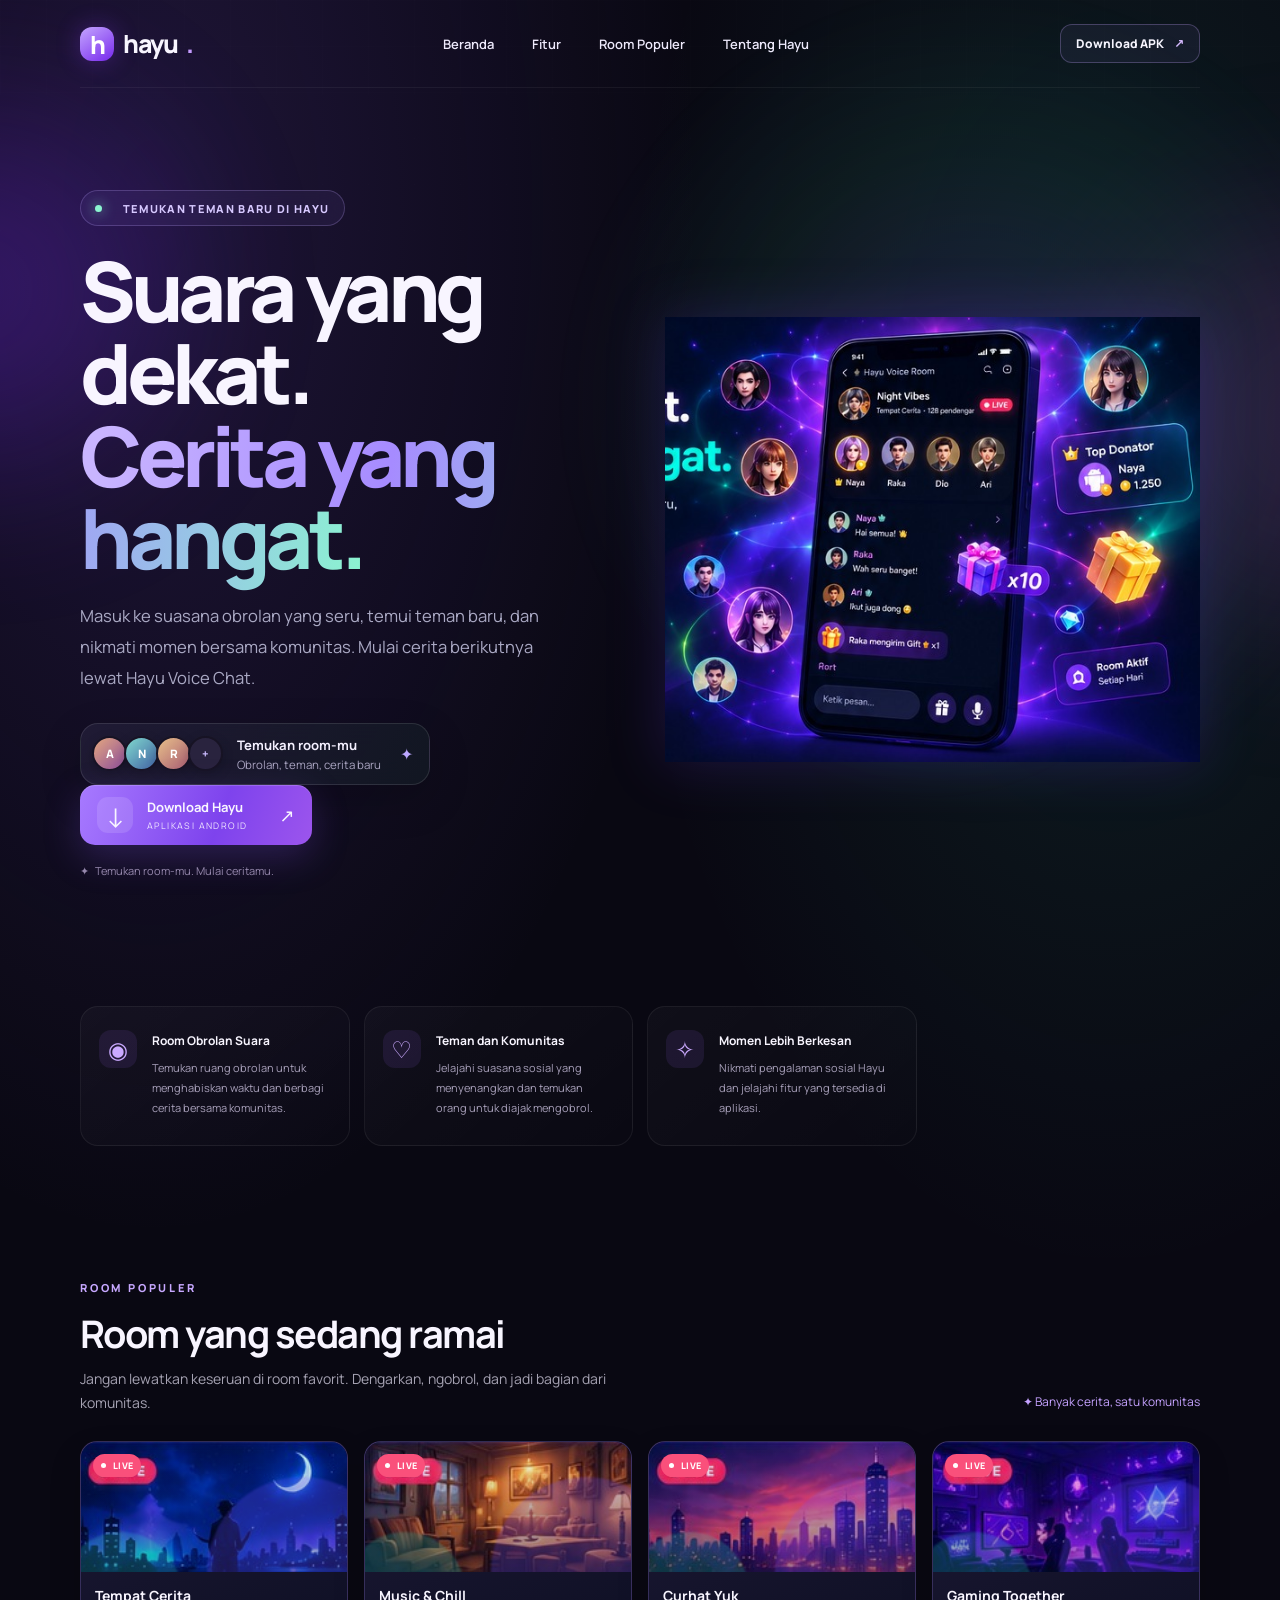
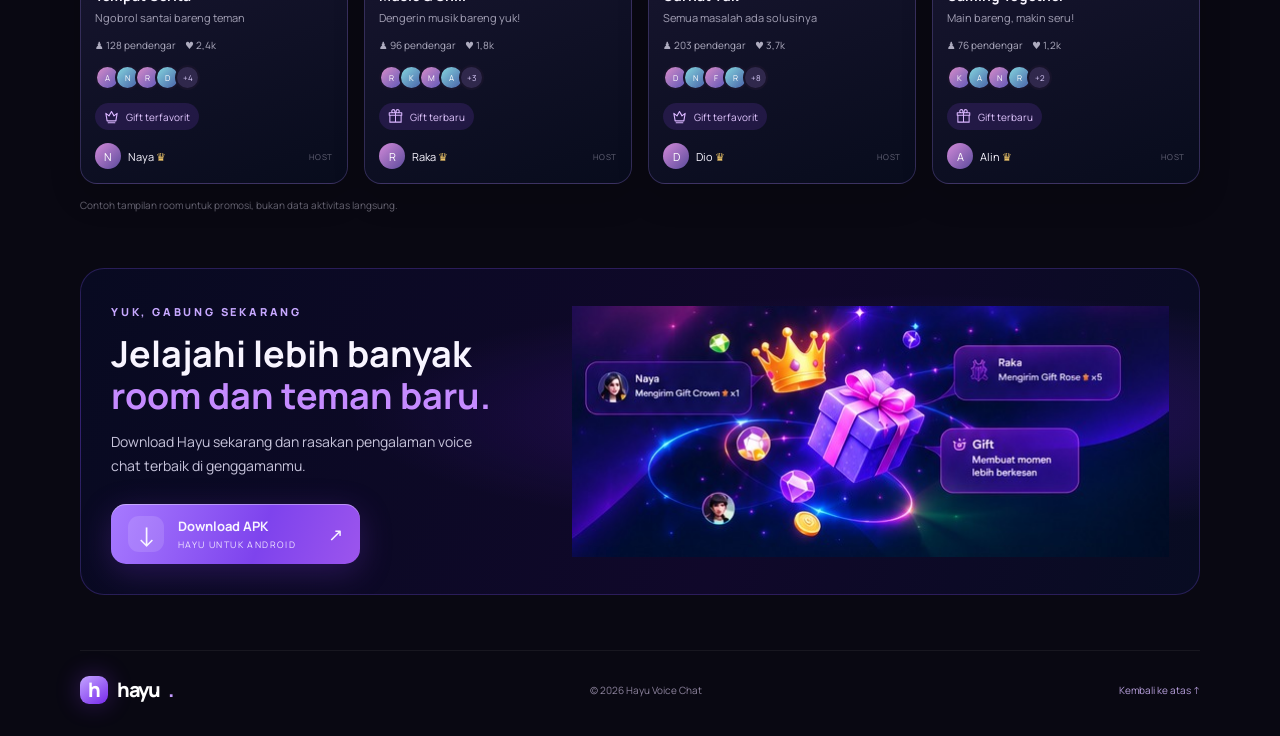
<file: index.html>
<!doctype html>
<html lang="id">
<head>
  <meta charset="UTF-8">
  <meta name="viewport" content="width=device-width, initial-scale=1">
  <meta name="theme-color" content="#090711">
  <meta name="google-site-verification" content="FKEDZapNsbwOP9ccIfQzW3Xj3YoIna1rgvj4KWH4qyA">
  <title>Hayu Voice Chat - Aplikasi Obrolan Room Android</title>
  <meta name="description" content="Kenali Hayu Voice Chat, aplikasi obrolan room dan ruang obrolan suara. Temukan informasi Hayu group voice chat, aplikasi Android, dan download Hayu.">
  <meta name="robots" content="index, follow">
  <link rel="canonical" href="https://hayu-app.github.io/web-hayu/">
  <meta property="og:type" content="website">
  <meta property="og:site_name" content="Hayu Voice Chat">
  <meta property="og:title" content="Hayu Voice Chat - Aplikasi Obrolan Room Android">
  <meta property="og:description" content="Kenali Hayu, aplikasi obrolan room dan ruang obrolan suara untuk Android.">
  <meta property="og:url" content="https://hayu-app.github.io/web-hayu/">
  <meta name="twitter:card" content="summary">
  <meta name="twitter:title" content="Hayu Voice Chat - Aplikasi Obrolan Room Android">
  <meta name="twitter:description" content="Informasi Hayu voice chat, obrolan room, dan aplikasi Android.">
  <link rel="preconnect" href="https://fonts.googleapis.com">
  <link rel="preconnect" href="https://fonts.gstatic.com" crossorigin>
  <link href="https://fonts.googleapis.com/css2?family=Manrope:wght@400;500;600;700;800&display=swap" rel="stylesheet">
  <link rel="stylesheet" href="style.css?v=4">
  <script src="script.js?v=4" defer></script>
</head>
<body>
  <div class="ambient ambient-a"></div><div class="ambient ambient-b"></div>
  <header class="nav wrap">
    <a class="brand" href="#top" aria-label="Hayu home"><span class="brand-icon">h</span> hayu<span class="dot">.</span></a>
    <nav class="nav-links" aria-label="Navigasi utama">
      <a href="#top">Beranda</a>
      <a href="#fitur">Fitur</a>
      <a href="#rooms">Room Populer</a>
      <a href="#download">Tentang Hayu</a>
    </nav>
    <a class="nav-download" href="https://github.com/hayu-app/web-hayu/releases" data-download>Download APK <span aria-hidden="true">↗</span></a>
  </header>
  <main id="top">
    <section class="hero wrap">
      <div class="hero-copy">
        <div class="eyebrow reveal"><span></span> TEMUKAN TEMAN BARU DI HAYU</div>
        <h1 class="reveal delay-1">Suara yang dekat.<br><em>Cerita yang hangat.</em></h1>
        <p class="description reveal delay-2">Masuk ke suasana obrolan yang seru, temui teman baru, dan nikmati momen bersama komunitas. Mulai cerita berikutnya lewat Hayu Voice Chat.</p>
        <!-- HAYU_HERO_SOCIAL_REDESIGN_V1 -->
        <div class="hero-community reveal delay-2" aria-label="Suasana komunitas Hayu">
          <div class="community-avatars" aria-hidden="true">
            <span class="community-avatar ca-one">A</span>
            <span class="community-avatar ca-two">N</span>
            <span class="community-avatar ca-three">R</span>
            <span class="community-avatar ca-four">+</span>
          </div>
          <div class="community-copy"><strong>Temukan room-mu</strong><span>Obrolan, teman, cerita baru</span></div>
          <span class="community-spark" aria-hidden="true">✦</span>
        </div>
        <a class="download-btn reveal delay-3" href="https://github.com/hayu-app/web-hayu/releases" data-download>
          <span class="download-symbol" aria-hidden="true">↓</span>
          <span class="button-copy"><strong>Download Hayu</strong><small>APLIKASI ANDROID</small></span>
          <span class="button-arrow" aria-hidden="true">↗</span>
        </a>
        <p class="microcopy reveal delay-3">✦ &nbsp; Temukan room-mu. Mulai ceritamu.</p>
      </div>
      <div class="visual hero-artwork reveal delay-2">
        <img src="assets/hayu-hero-visual.jpg"
             alt="Ilustrasi Hayu Voice Chat dengan room aktif, avatar, dan gift virtual"
             fetchpriority="high">
      </div>
    </section>
    <section class="features wrap" id="fitur" aria-label="Fitur Hayu">
      <article class="feature reveal"><span class="feature-icon" aria-hidden="true">◉</span><div><h2>Room Obrolan Suara</h2><p>Temukan ruang obrolan untuk menghabiskan waktu dan berbagi cerita bersama komunitas.</p></div></article>
      <article class="feature reveal delay-1"><span class="feature-icon" aria-hidden="true">♡</span><div><h2>Teman dan Komunitas</h2><p>Jelajahi suasana sosial yang menyenangkan dan temukan orang untuk diajak mengobrol.</p></div></article>
      <article class="feature reveal delay-2"><span class="feature-icon" aria-hidden="true">✧</span><div><h2>Momen Lebih Berkesan</h2><p>Nikmati pengalaman sosial Hayu dan jelajahi fitur yang tersedia di aplikasi.</p></div></article>
    </section>
    <!-- HAYU_POPULAR_ROOMS_V1 -->
    <section id="rooms" class="popular-rooms wrap" aria-labelledby="popular-title">
      <div class="popular-heading">
        <div>
          <span class="panel-kicker">ROOM POPULER</span>
          <h2 id="popular-title">Room yang sedang ramai</h2>
          <p>Jangan lewatkan keseruan di room favorit. Dengarkan, ngobrol, dan jadi bagian dari komunitas.</p>
        </div>
        <span class="room-heading-note">✦ Banyak cerita, satu komunitas</span>
      </div>

      <div class="popular-room-grid">
        <article class="popular-room-card">
          <div class="popular-cover cover-night"><span class="live-label"><i></i> LIVE</span><span class="cover-art" aria-hidden="true"></span></div>
          <div class="popular-card-body">
            <h3>Tempat Cerita</h3><p>Ngobrol santai bareng teman</p>
            <div class="popular-stats"><span>♟ 128 pendengar</span><span>♥ 2,4k</span></div>
            <div class="popular-avatars"><i>A</i><i>N</i><i>R</i><i>D</i><i>+4</i></div>
            <div class="popular-gift"><svg class="gift-label-icon" viewBox="0 0 24 24" aria-hidden="true">
  <path d="m3 7 5 4 4-7 4 7 5-4-2 12H5L3 7Z"
  fill="none" stroke="currentColor" stroke-width="1.8" stroke-linejoin="round"/>
  <path d="M6 22h12" fill="none" stroke="currentColor" stroke-width="1.8"/>
</svg><span>Gift terfavorit</span></div>
            <div class="popular-host"><span class="host-mini">N</span><span>Naya <b>♛</b></span><span class="host-note">HOST</span></div>
          </div>
        </article>

        <article class="popular-room-card">
          <div class="popular-cover cover-chill"><span class="live-label"><i></i> LIVE</span><span class="cover-art" aria-hidden="true"></span></div>
          <div class="popular-card-body">
            <h3>Music &amp; Chill</h3><p>Dengerin musik bareng yuk!</p>
            <div class="popular-stats"><span>♟ 96 pendengar</span><span>♥ 1,8k</span></div>
            <div class="popular-avatars"><i>R</i><i>K</i><i>M</i><i>A</i><i>+3</i></div>
            <div class="popular-gift"><svg class="gift-label-icon" viewBox="0 0 24 24" aria-hidden="true">
  <path d="M3 10h18v11H3zM2 6h20v4H2zM12 6v15M12 6H8.5a2.5 2.5 0 1 1 2.5-2.5V6Zm0 0h3.5A2.5 2.5 0 1 0 13 3.5V6Z"
  fill="none" stroke="currentColor" stroke-width="1.7" stroke-linejoin="round"/>
</svg><span>Gift terbaru</span></div>
            <div class="popular-host"><span class="host-mini">R</span><span>Raka <b>♛</b></span><span class="host-note">HOST</span></div>
          </div>
        </article>

        <article class="popular-room-card">
          <div class="popular-cover cover-city"><span class="live-label"><i></i> LIVE</span><span class="cover-art" aria-hidden="true"></span></div>
          <div class="popular-card-body">
            <h3>Curhat Yuk</h3><p>Semua masalah ada solusinya</p>
            <div class="popular-stats"><span>♟ 203 pendengar</span><span>♥ 3,7k</span></div>
            <div class="popular-avatars"><i>D</i><i>N</i><i>F</i><i>R</i><i>+8</i></div>
            <div class="popular-gift"><svg class="gift-label-icon" viewBox="0 0 24 24" aria-hidden="true">
  <path d="m3 7 5 4 4-7 4 7 5-4-2 12H5L3 7Z"
  fill="none" stroke="currentColor" stroke-width="1.8" stroke-linejoin="round"/>
  <path d="M6 22h12" fill="none" stroke="currentColor" stroke-width="1.8"/>
</svg><span>Gift terfavorit</span></div>
            <div class="popular-host"><span class="host-mini">D</span><span>Dio <b>♛</b></span><span class="host-note">HOST</span></div>
          </div>
        </article>

        <article class="popular-room-card">
          <div class="popular-cover cover-game"><span class="live-label"><i></i> LIVE</span><span class="cover-art" aria-hidden="true"></span></div>
          <div class="popular-card-body">
            <h3>Gaming Together</h3><p>Main bareng, makin seru!</p>
            <div class="popular-stats"><span>♟ 76 pendengar</span><span>♥ 1,2k</span></div>
            <div class="popular-avatars"><i>K</i><i>A</i><i>N</i><i>R</i><i>+2</i></div>
            <div class="popular-gift"><svg class="gift-label-icon" viewBox="0 0 24 24" aria-hidden="true">
  <path d="M3 10h18v11H3zM2 6h20v4H2zM12 6v15M12 6H8.5a2.5 2.5 0 1 1 2.5-2.5V6Zm0 0h3.5A2.5 2.5 0 1 0 13 3.5V6Z"
  fill="none" stroke="currentColor" stroke-width="1.7" stroke-linejoin="round"/>
</svg><span>Gift terbaru</span></div>
            <div class="popular-host"><span class="host-mini">A</span><span>Alin <b>♛</b></span><span class="host-note">HOST</span></div>
          </div>
        </article>
      </div>
      <p class="popular-disclaimer">Contoh tampilan room untuk promosi, bukan data aktivitas langsung.</p>
    </section>

    <section class="download-section wrap reveal" id="download">
      <div class="gift-banner">
        <div class="gift-banner-copy">
          <span class="panel-kicker">YUK, GABUNG SEKARANG</span>
          <h2>Jelajahi lebih banyak <em>room dan teman baru.</em></h2>
          <p>Download Hayu sekarang dan rasakan pengalaman voice chat terbaik di genggamanmu.</p>
          <a class="download-btn gift-banner-button" href="https://github.com/hayu-app/web-hayu/releases" data-download>
            <span class="download-symbol" aria-hidden="true">↓</span>
            <span class="button-copy"><strong>Download APK</strong><small>HAYU UNTUK ANDROID</small></span>
            <span class="button-arrow" aria-hidden="true">↗</span>
          </a>
        </div>
        <div class="gift-banner-art">
          <img src="assets/hayu-gift-showcase.jpg"
               alt="Ilustrasi gift virtual Hayu dengan efek cahaya neon"
               loading="lazy">
        </div>
      </div>
      <p class="download-hint visually-hidden" id="download-hint" role="status" aria-live="polite">Memeriksa informasi versi terbaru…</p>
    </section>
  </main>
  <footer class="footer wrap">
    <a class="brand" href="#top" aria-label="Kembali ke halaman utama Hayu"><span class="brand-icon">h</span> hayu<span class="dot">.</span></a>
    <span>© <span id="year">2026</span> Hayu Voice Chat</span><a href="#top">Kembali ke atas ↑</a>
  </footer>
</body>
</html>
</file>
<file: style.css>
:root {
  color-scheme: dark;
  --bg: #090711;
  --panel: #141020;
  --purple: #a78bfa;
  --pink: #ee8cff;
  --text: #f8f5ff;
  --muted: #a8a0ba;
}
* { box-sizing: border-box; }
html { scroll-behavior: smooth; }
body {
  margin: 0; min-height: 100vh; overflow-x: hidden;
  background: var(--bg); color: var(--text);
  font-family: Manrope, system-ui, sans-serif;
}
a { color: inherit; text-decoration: none; }
.wrap { width: min(1120px, calc(100% - 44px)); margin-inline: auto; }
.ambient { position: absolute; z-index: -1; border-radius: 50%; filter: blur(90px); pointer-events: none; opacity: .3; }
.ambient-a { width: 340px; height: 340px; background: #7628ee; top: 120px; left: -190px; }
.ambient-b { width: 400px; height: 400px; background: #a329b7; top: 220px; right: -240px; opacity: .2; }
.nav { height: 88px; display: flex; align-items: center; justify-content: space-between; border-bottom: 1px solid #ffffff0e; }
.brand { display: inline-flex; align-items: center; gap: 9px; font-size: 25px; font-weight: 800; letter-spacing: -1.5px; }
.brand-icon { display: grid; place-items: center; width: 34px; height: 34px; border-radius: 12px; background: linear-gradient(145deg,#c4a5ff,#7729ec); color: white; box-shadow: 0 0 25px #8739ef55; }
.dot, .app-logo span { color: #c49bff; }
.nav-label { color: #bcb1d1; font-size: 10px; letter-spacing: 2px; }
.nav-label i { display: inline-block; width: 7px; height: 7px; background: #b79aff; border-radius: 50%; margin-right: 8px; box-shadow: 0 0 12px #a78bfa; }
.hero { display: grid; grid-template-columns: 1fr 1fr; align-items: center; gap: 50px; min-height: 620px; padding-top: 55px; padding-bottom: 55px; }
.eyebrow, .panel-kicker { color: #c7a8ff; font-size: 11px; font-weight: 800; letter-spacing: 2.8px; }
.eyebrow span { display: inline-block; width: 27px; height: 1px; background: #bd92ff; vertical-align: middle; margin-right: 10px; }
h1 { font-size: clamp(39px,5.2vw,65px); line-height: 1.12; letter-spacing: -3.5px; margin: 23px 0; font-weight: 800; }
h1 em, .panel-copy h2 em { font-style: normal; background: linear-gradient(100deg,#c4a6ff 15%,#f0a0ff 65%,#9b91ff); color: transparent; background-clip: text; -webkit-background-clip: text; }
.description { color: var(--muted); line-height: 1.9; font-size: 15px; max-width: 450px; margin: 0 0 29px; }
.download-btn { display: inline-flex; align-items: center; gap: 14px; padding: 12px 17px; border-radius: 15px; background: linear-gradient(110deg,#a77aff,#7e43ed 60%,#9c55ed); box-shadow: 0 8px 32px #883bea40,inset 0 1px #ffffff60; transition: transform .25s,box-shadow .25s; }
.download-btn:hover { transform: translateY(-3px); box-shadow: 0 12px 38px #a45aff70; }
.download-symbol { font-size: 27px; width: 36px; height: 36px; display: grid; place-items: center; border-radius: 11px; background: #ffffff20; }
.button-copy { display: grid; gap: 3px; }
.button-copy strong { font-size: 13px; }
.button-copy small { font-size: 9px; letter-spacing: 1.4px; color: #f0e5ff; }
.button-arrow { margin-left: 18px; font-size: 18px; }
.microcopy { font-size: 11px; color: #9688ad; margin-top: 18px; }
.visual { position: relative; height: 500px; display: grid; place-items: center; isolation: isolate; }
.visual-glow { position: absolute; width: 280px; height: 320px; border-radius: 50%; background: #7e36ec; filter: blur(95px); opacity: .36; animation: breathe 5s ease-in-out infinite; }
.orbit { position: absolute; border: 1px solid #b58bff2c; border-radius: 50%; transform: rotate(-24deg); }
.orbit-1 { width: 390px; height: 180px; }
.orbit-2 { width: 350px; height: 270px; transform: rotate(55deg); border-color: #e99aff20; }
.phone { position: relative; width: 225px; height: 430px; padding: 7px; border-radius: 36px; background: linear-gradient(145deg,#aaa0bc,#292333 22%,#090810 70%,#8c72b5); box-shadow: 0 30px 85px #0009,0 0 0 1px #ffffff35,0 0 45px #a06bff20; transform: rotate(-5deg); animation: float 6s ease-in-out infinite; }
.phone-screen { height: 100%; overflow: hidden; position: relative; border-radius: 30px; padding: 17px 14px; background: radial-gradient(ellipse at 50% 42%,#39205b,#130f20 57%,#0c0a12); }
.island { position: absolute; top: 8px; left: 50%; transform: translateX(-50%); height: 15px; width: 68px; border-radius: 20px; background: #050408; }
.status { display: flex; justify-content: space-between; font-size: 8px; margin: 4px 1px 28px; }
.app-kicker { text-align: center; font-size: 8px; letter-spacing: 3px; color: #c4b3e6; }
.app-logo { text-align: center; font-size: 37px; font-weight: 800; letter-spacing: -2px; margin-top: 3px; }
.app-tagline { text-align: center; color: #b7a9cd; font-size: 9px; }
.app-art { position: relative; height: 175px; display: grid; place-items: center; margin: 6px 0; }
.art-orbit { position: absolute; border: 1px solid #bf8aff77; border-radius: 50%; box-shadow: 0 0 20px #8b4aff15; }
.art-orbit-1 { width: 145px; height: 105px; transform: rotate(-28deg); }
.art-orbit-2 { width: 110px; height: 150px; transform: rotate(35deg); border-color: #f4a4ff88; }
.art-core { display: grid; place-items: center; width: 77px; height: 77px; border-radius: 27px; font-size: 48px; font-weight: 800; color: white; background: linear-gradient(145deg,#d5b4ff,#873ee9 60%,#5424a2); box-shadow: 0 0 45px #a45aff88,inset 0 2px #ffffff80; animation: breathe 4s infinite; }
.art-star { position: absolute; top: 27px; right: 35px; color: #e7caff; font-size: 23px; }
.app-card { display: flex; align-items: center; gap: 9px; padding: 11px 8px; border: 1px solid #ffffff16; border-radius: 13px; background: #ffffff0a; }
.card-icon { color: #d0a5ff; font-size: 22px; }
.app-card b, .app-card small { display: block; }
.app-card b { font-size: 8px; }
.app-card small { color: #9d90b2; font-size: 7px; margin-top: 4px; }
.chevron { margin-left: auto; color: #c5a2ff; font-size: 20px; }
.app-bottom { display: flex; justify-content: space-around; padding: 17px 8px 0; }
.app-bottom i { width: 12px; height: 12px; border: 1px solid #a68bbf; border-radius: 5px; }
.app-bottom i:first-child { background: #a579f6; border-color: #a579f6; box-shadow: 0 0 12px #a579f688; }
.spark { position: absolute; color: #d7b5ff; text-shadow: 0 0 20px #bd8bff; animation: twinkle 3s ease-in-out infinite; }
.spark-1 { top: 65px; right: 58px; font-size: 23px; }
.spark-2 { bottom: 90px; left: 35px; font-size: 31px; animation-delay: 1s; }
.spark-3 { top: 145px; left: 56px; font-size: 14px; animation-delay: 1.7s; }
.float-card { position: absolute; display: flex; align-items: center; gap: 10px; padding: 12px 15px; border: 1px solid #ffffff1b; border-radius: 15px; background: #191326d9; backdrop-filter: blur(14px); box-shadow: 0 12px 35px #0004; animation: float 5s ease-in-out infinite; }
.float-card > span { display: grid; place-items: center; width: 34px; height: 34px; border-radius: 11px; color: #e0c5ff; background: #a36aff25; }
.float-card b, .float-card small { display: block; }
.float-card b { font-size: 10px; }
.float-card small { font-size: 9px; color: #a69bb8; margin-top: 4px; }
.float-top { top: 73px; right: -8px; }
.float-bottom { bottom: 55px; left: -15px; animation-delay: -2s; }
.pulse { width: 9px!important; height: 9px!important; border-radius: 50%!important; background: #b794ff!important; box-shadow: 0 0 15px #b794ff; }
.features { display: grid; grid-template-columns: repeat(3,1fr); gap: 14px; padding: 15px 0 75px; }
.feature { display: flex; gap: 15px; padding: 23px 18px; border: 1px solid #ffffff10; border-radius: 18px; background: linear-gradient(140deg,#ffffff08,#ffffff02); }
.feature-icon { flex: 0 0 38px; height: 38px; display: grid; place-items: center; border-radius: 12px; background: #9c69ff1b; color: #cbaaff; font-size: 23px; }
.feature h2 { font-size: 12px; margin: 2px 0 9px; }
.feature p { font-size: 11px; line-height: 1.8; color: var(--muted); margin: 0; }
.download-section { padding-bottom: 55px; }
.download-panel { position: relative; overflow: hidden; display: flex; align-items: center; justify-content: space-between; gap: 20px; padding: 38px 42px; border: 1px solid #c49aff2b; border-radius: 25px; background: linear-gradient(110deg,#1b132a,#110e1a 65%,#21122e); }
.panel-glow { position: absolute; width: 200px; height: 200px; right: 15%; top: -140px; background: #9a55ff; filter: blur(80px); opacity: .4; }
.panel-copy, .panel-button { position: relative; }
.panel-copy h2 { font-size: clamp(25px,3.5vw,38px); letter-spacing: -1.5px; margin: 12px 0 8px; }
.panel-copy p { color: var(--muted); font-size: 12px; }
.panel-button { flex-shrink: 0; }
.download-hint { color: #8e839f; text-align: center; font-size: 11px; margin-top: 17px; }
.footer { display: flex; align-items: center; justify-content: space-between; gap: 16px; padding: 25px 0 32px; border-top: 1px solid #ffffff10; color: #8e849e; font-size: 10px; }
.footer .brand { color: white; font-size: 20px; }
.footer .brand-icon { width: 28px; height: 28px; border-radius: 9px; }
.footer a:last-child { color: #b8a0dd; }

.reveal { opacity: 0; transform: translateY(20px); transition: opacity .7s ease,transform .7s ease; }
.reveal.visible { opacity: 1; transform: translateY(0); }
.delay-1 { transition-delay: .12s; }
.delay-2 { transition-delay: .22s; }
.delay-3 { transition-delay: .32s; }
@keyframes float { 0%,100% { translate: 0 0; } 50% { translate: 0 -12px; } }
@keyframes breathe { 0%,100% { scale: 1; opacity: .75; } 50% { scale: 1.07; opacity: 1; } }
@keyframes twinkle { 0%,100% { opacity: .45; transform: scale(.85) rotate(0); } 50% { opacity: 1; transform: scale(1.15) rotate(12deg); } }

@media (prefers-reduced-motion: reduce) {
  *, *::before, *::after { animation-duration: .01ms!important; animation-iteration-count: 1!important; scroll-behavior: auto!important; transition-duration: .01ms!important; }
  .reveal { opacity: 1; transform: none; }
}
@media (max-width: 760px) {
  .wrap { width: min(100% - 34px,520px); }
  .nav { height: 72px; }
  .nav-label { font-size: 8px; letter-spacing: 1px; }
  .hero { grid-template-columns: 1fr; gap: 5px; padding-top: 57px; }
  h1 { font-size: clamp(39px,10vw,56px); letter-spacing: -2.5px; }
  .description { font-size: 13px; }
  .visual { height: 440px; margin-top: 4px; }
  .phone { transform: scale(.9) rotate(-5deg); }
  .orbit-1 { width: 320px; }
  .orbit-2 { width: 290px; }
  .float-top { right: 0; top: 50px; }
  .float-bottom { left: 0; bottom: 36px; }
  .features { grid-template-columns: 1fr; padding-bottom: 50px; }
  .feature { padding: 19px; }
  .download-panel { align-items: flex-start; flex-direction: column; padding: 28px 22px; }
  .panel-copy h2 { font-size: 31px; }
  .panel-button { width: 100%; justify-content: flex-start; }
  .button-arrow { margin-left: auto; }
  .footer { flex-wrap: wrap; }
}


/* Hayu social-room refresh */
.nav-download{display:inline-flex;align-items:center;gap:10px;padding:10px 15px;border:1px solid #c7a8ff45;border-radius:12px;color:#f8f5ff;font-size:12px;font-weight:800;background:#a78bfa12;transition:background .2s,transform .2s}
.nav-download:hover{background:#a78bfa25;transform:translateY(-1px)}
.nav-download span{color:#d6baff}
.room-topline{display:flex;align-items:center;justify-content:space-between;color:#bca8dc;font-size:7px;letter-spacing:1.2px;margin:0 0 13px}
.room-back{font-size:21px;line-height:10px;color:#f7efff}.room-menu{letter-spacing:2px}
.room-cover{position:relative;overflow:hidden;height:88px;border-radius:14px;display:flex;flex-direction:column;align-items:center;justify-content:center;gap:5px;background:linear-gradient(125deg,#452067,#9a4bc1 48%,#e18bb4);border:1px solid #ffffff25}
.cover-glow{position:absolute;width:120px;height:90px;background:#ffc4ed;filter:blur(40px);opacity:.5}
.cover-symbol{position:relative;font-size:31px;color:white;text-shadow:0 0 22px #fff}.cover-label{position:relative;font-size:7px;font-weight:800;letter-spacing:3px;color:#fff5ff}
.room-title-row{display:flex;align-items:center;justify-content:space-between;gap:4px;margin-top:12px}
.room-title-row h2{font-size:12px;margin:0 0 4px;letter-spacing:-.2px}.room-title-row p{color:#a99abf;font-size:7px;margin:0}
.live-pill{display:flex;align-items:center;gap:4px;border-radius:8px;padding:5px 6px;background:#f05d9220;color:#ff9fbe;font-size:7px;font-weight:800}
.live-pill i{width:5px;height:5px;border-radius:50%;background:#ff6b9b;box-shadow:0 0 8px #ff6b9b}
.room-stats{display:flex;justify-content:space-between;color:#a99abf;font-size:7px;padding:9px 0 11px;border-bottom:1px solid #ffffff12}
.avatar-grid{display:grid;grid-template-columns:repeat(4,1fr);gap:5px;padding:12px 0 10px}
.member{display:flex;flex-direction:column;align-items:center;gap:4px;position:relative;min-width:0}
.avatar{width:33px;height:33px;display:grid;place-items:center;border:2px solid #ffffff50;border-radius:50%;color:white;font-size:12px;font-weight:800;box-shadow:0 4px 12px #0003}
.avatar-one{background:linear-gradient(145deg,#f4b7a5,#a74876)}.avatar-two{background:linear-gradient(145deg,#9fd8d0,#357e8b)}.avatar-three{background:linear-gradient(145deg,#f5d49a,#b86b43)}.avatar-four{background:linear-gradient(145deg,#b7a5f6,#6351a7)}
.member b{font-size:7px;color:#f1e8ff}.member small{position:absolute;top:23px;right:4px;display:grid;place-items:center;width:13px;height:13px;border-radius:50%;background:#a779ed;color:white;font-size:8px;border:1px solid #1c1430}
.room-chat{display:flex;align-items:center;gap:6px;border:1px solid #ffffff12;border-radius:9px;padding:8px;background:#ffffff08;font-size:7px}
.chat-dot{width:5px;height:5px;flex:0 0 5px;border-radius:50%;background:#8ee2bd}.room-chat b{color:#d9baff;font-size:7px}.room-chat small{color:#c8bed8;font-size:7px}.chat-heart{margin-left:auto;color:#ff8bb6;font-size:11px}
.room-actions{display:flex;justify-content:space-around;align-items:center;padding-top:11px;color:#c6b2df;font-size:13px}
.mic-action{display:grid;place-items:center;width:29px;height:29px;margin-top:-5px;border-radius:10px;color:white;background:linear-gradient(140deg,#c58dff,#8344dc);box-shadow:0 4px 15px #9852e966}
.features .feature{min-height:140px}.download-hint.hint-warning{color:#ffc0cb}
@media(max-width:760px){.nav-download{padding:9px 11px;font-size:11px}.room-cover{height:82px}.features .feature{min-height:0}}


/* HAYU_HERO_SOCIAL_REDESIGN_V1 — hero + background only */
:root {
  --hayu-ink: #f8f7ff;
  --hayu-muted: #aaa9c4;
  --hayu-violet: #a78bfa;
  --hayu-mint: #8bf5d0;
}
body {
  background:
    radial-gradient(ellipse at 12% 9%, rgba(117, 72, 210, .20), transparent 34rem),
    radial-gradient(ellipse at 87% 18%, rgba(42, 207, 164, .11), transparent 31rem),
    #090812;
}
body::before {
  content: "";
  position: fixed;
  inset: 0;
  z-index: -1;
  pointer-events: none;
  opacity: .20;
  background-image: linear-gradient(rgba(255,255,255,.045) 1px, transparent 1px),
                    linear-gradient(90deg, rgba(255,255,255,.045) 1px, transparent 1px);
  background-size: 46px 46px;
  mask-image: linear-gradient(to bottom, black, transparent 78%);
}
.hero {
  position: relative;
  isolation: isolate;
  padding-top: clamp(3.5rem, 8vw, 7.5rem);
  padding-bottom: clamp(4rem, 8vw, 7rem);
}
.hero::before {
  content: "";
  position: absolute;
  z-index: -1;
  width: min(75vw, 850px);
  height: min(75vw, 850px);
  right: -18%;
  top: -12%;
  border-radius: 50%;
  background: radial-gradient(circle, rgba(122, 77, 221, .19), rgba(74, 213, 178, .055) 42%, transparent 70%);
  filter: blur(12px);
  pointer-events: none;
}
.hero-copy { position: relative; z-index: 2; max-width: 590px; }
.hero .eyebrow {
  display: inline-flex;
  align-items: center;
  gap: .65rem;
  padding: .58rem .9rem;
  border: 1px solid rgba(191, 167, 255, .24);
  border-radius: 999px;
  background: rgba(145, 112, 221, .09);
  color: #d7c9ff;
  letter-spacing: .12em;
  font-size: .69rem;
  backdrop-filter: blur(14px);
}
.hero .eyebrow span {
  width: 7px; height: 7px; border-radius: 50%;
  background: var(--hayu-mint);
  box-shadow: 0 0 13px rgba(139,245,208,.9);
}
.hero h1 {
  max-width: 680px;
  font-size: clamp(2.8rem, 6.5vw, 5.7rem);
  line-height: .99;
  letter-spacing: -.065em;
  text-wrap: balance;
}
.hero h1 em {
  color: transparent;
  background: linear-gradient(100deg, #c9b5ff 4%, #a68bff 45%, #8bf5d0 100%);
  -webkit-background-clip: text;
  background-clip: text;
  font-style: normal;
}
.hero .description {
  max-width: 490px;
  color: var(--hayu-muted);
  font-size: clamp(.98rem, 1.3vw, 1.1rem);
  line-height: 1.85;
}
.hero .download-btn {
  box-shadow: 0 12px 36px rgba(127, 83, 227, .25), inset 0 1px rgba(255,255,255,.18);
  transition: transform .22s ease, box-shadow .22s ease;
}
.hero .download-btn:hover {
  transform: translateY(-3px);
  box-shadow: 0 18px 46px rgba(127, 83, 227, .35), inset 0 1px rgba(255,255,255,.2);
}
.hero-community {
  display: flex;
  align-items: center;
  gap: 14px;
  width: fit-content;
  max-width: 100%;
  margin-top: 1.65rem;
  padding: 12px 16px 12px 12px;
  border: 1px solid rgba(255,255,255,.11);
  border-radius: 18px;
  background: linear-gradient(120deg, rgba(34, 29, 56, .84), rgba(19, 27, 36, .70));
  box-shadow: 0 15px 42px rgba(0,0,0,.18);
  backdrop-filter: blur(18px);
}
.community-avatars { display: flex; padding-left: 2px; }
.community-avatar {
  display: grid; place-items: center;
  width: 35px; height: 35px; margin-left: -3px;
  border: 2px solid #171324; border-radius: 50%;
  color: #fff; font-size: .72rem; font-weight: 800;
  box-shadow: 0 4px 12px rgba(0,0,0,.2);
}
.ca-one { background: linear-gradient(135deg, #e4a77f, #8e4f9b); }
.ca-two { background: linear-gradient(135deg, #80d9ce, #4263a4); }
.ca-three { background: linear-gradient(135deg, #e8c08a, #a95d72); }
.ca-four { background: #29233e; color: #cbbcff; }
.community-copy { display: grid; gap: 3px; }
.community-copy strong { font-size: .82rem; color: #f4f0ff; }
.community-copy span { font-size: .72rem; color: #aaa5c1; }
.community-spark { margin-left: 5px; color: #bca7ff; }
.visual { position: relative; isolation: isolate; }
.visual::before {
  content: "";
  position: absolute;
  z-index: -1;
  inset: 9% 7% 2%;
  border-radius: 50%;
  background: radial-gradient(ellipse, rgba(131, 88, 230, .24), rgba(80, 215, 180, .07) 44%, transparent 72%);
  filter: blur(20px);
}
.phone {
  border-color: rgba(219, 205, 255, .40) !important;
  box-shadow: 0 35px 100px rgba(0,0,0,.54), 0 0 70px rgba(141,101,229,.16), inset 0 0 0 1px rgba(255,255,255,.10);
}
.float-card, .hero-room-card {
  border: 1px solid rgba(230, 220, 255, .16);
  background: linear-gradient(135deg, rgba(38, 31, 60, .90), rgba(20, 28, 39, .88));
  box-shadow: 0 18px 48px rgba(0,0,0,.30), inset 0 1px rgba(255,255,255,.07);
  backdrop-filter: blur(20px);
}
.hero-room-card {
  position: absolute;
  z-index: 4;
  display: flex;
  align-items: center;
  gap: 11px;
  padding: 10px 12px;
  border-radius: 17px;
  color: #f7f4ff;
  animation: hayu-card-float 6s ease-in-out infinite;
}
.hero-room-card-one { left: -10%; top: 20%; width: 224px; }
.hero-room-card-two { right: -10%; bottom: 13%; max-width: 238px; animation-delay: -2.5s; }
.mini-room-cover {
  position: relative; display: grid; place-items: center;
  flex: 0 0 43px; height: 47px; border-radius: 12px;
  color: white; font-size: 1.35rem;
  background: radial-gradient(circle at 30% 25%, #e3b5ff, transparent 34%), linear-gradient(145deg, #6b45bd, #232b55 72%);
}
.mini-room-cover i {
  position: absolute; bottom: 3px; left: 4px; right: 4px;
  padding: 2px 0; border-radius: 5px; background: #fb6f9d;
  font-size: .48rem; font-style: normal; font-weight: 900; text-align: center; letter-spacing: .08em;
}
.mini-room-info { display: grid; gap: 5px; min-width: 0; }
.mini-room-info strong, .room-card-text strong { font-size: .74rem; white-space: nowrap; }
.mini-room-info > span, .room-card-text small { color: #b4b0ca; font-size: .62rem; white-space: nowrap; }
.mini-live-dot { display: inline-block; width: 6px; height: 6px; border-radius: 50%; background: #83f0c7; box-shadow: 0 0 8px #83f0c7; }
.mini-room-avatars { display: flex; padding-left: 4px; margin-left: auto; }
.mini-room-avatars span {
  display: grid; place-items: center; width: 23px; height: 23px; margin-left: -5px;
  border: 1.5px solid #272039; border-radius: 50%; background: linear-gradient(135deg, #d59ec6, #6950a7);
  color: white; font-size: .55rem; font-weight: 800;
}
.mini-room-avatars span:nth-child(2) { background: linear-gradient(135deg, #91d7d1, #3e708f); }
.mini-room-avatars span:nth-child(3) { background: linear-gradient(135deg, #f3c38b, #9a567c); }
.mini-room-avatars span:nth-child(4) { background: #37304d; color: #c8b9ff; }
.room-card-icon {
  display: grid; place-items: center; width: 38px; height: 38px; flex: 0 0 38px;
  border-radius: 12px; background: rgba(167,139,250,.15); color: #c8b4ff; font-size: 1.25rem;
}
.room-card-text { display: grid; gap: 4px; }
.room-card-arrow { color: #8bf5d0; margin-left: 3px; }
@keyframes hayu-card-float {
  0%, 100% { transform: translateY(0); }
  50% { transform: translateY(-8px); }
}
@media (max-width: 900px) {
  .hero-room-card-one { left: -5%; top: 14%; transform: scale(.92); transform-origin: left center; }
  .hero-room-card-two { right: -3%; bottom: 8%; transform: scale(.92); transform-origin: right center; }
}
@media (max-width: 640px) {
  .hero { padding-top: 3rem; padding-bottom: 3.5rem; }
  .hero::before { width: 125vw; height: 125vw; right: -48%; top: 10%; }
  .hero-community { gap: 10px; padding: 10px 12px 10px 9px; }
  .community-avatar { width: 30px; height: 30px; }
  .community-copy strong { font-size: .76rem; }
  .community-copy span { font-size: .66rem; }
  .hero-room-card-one { left: -3%; top: 10%; width: 198px; padding: 8px; transform: scale(.82); transform-origin: left top; }
  .hero-room-card-two { right: -2%; bottom: 5%; max-width: 204px; padding: 8px; transform: scale(.82); transform-origin: right bottom; }
  .mini-room-avatars { display: none; }
}
@media (prefers-reduced-motion: reduce) {
  .hero-room-card-one, .hero-room-card-two { animation: none; }
  .hero .download-btn { transition: none; }
}


/* HAYU_ROOM_ACTIVITY_V1 */
.room-live-showcase {
  position: relative;
  overflow: hidden;
  padding: clamp(24px, 5vw, 56px);
  border: 1px solid rgba(180, 139, 255, .2);
  border-radius: 28px;
  background:
    radial-gradient(ellipse at 10% 0%, rgba(130, 75, 255, .18), transparent 45%),
    radial-gradient(ellipse at 100% 100%, rgba(38, 230, 190, .10), transparent 40%),
    rgba(17, 15, 34, .94);
}
.showcase-heading { max-width: 650px; margin-bottom: 28px; }
.showcase-heading h2 { margin: 10px 0; font-size: clamp(28px, 4.5vw, 46px); line-height: 1.12; letter-spacing: -.04em; }
.showcase-heading h2 em { color: #c5a2ff; font-style: normal; }
.showcase-heading p { max-width: 560px; line-height: 1.7; color: rgba(240, 236, 255, .7); }
.live-room-grid { display: grid; grid-template-columns: repeat(2, minmax(0, 1fr)); gap: 18px; }
.live-room-card {
  min-width: 0; padding: 20px; border-radius: 22px;
  border: 1px solid rgba(255,255,255,.1);
  background: linear-gradient(145deg, rgba(46, 35, 76, .9), rgba(21, 20, 40, .96));
  box-shadow: 0 18px 45px rgba(0,0,0,.18);
}
.room-card-gold { background: linear-gradient(145deg, rgba(76, 51, 70, .8), rgba(23, 20, 41, .98)); }
.live-room-top, .room-host, .gift-activity { display: flex; align-items: center; gap: 12px; }
.live-room-top { justify-content: space-between; gap: 8px; flex-wrap: wrap; margin-bottom: 22px; }
.live-label { display: inline-flex; align-items: center; gap: 7px; font-size: 10px; font-weight: 800; letter-spacing: .1em; color: #ffb8df; }
.live-label i, .ticker-dot { width: 7px; height: 7px; display: inline-block; border-radius: 50%; background: #ff5baf; box-shadow: 0 0 12px #ff5baf; }
.room-listeners { color: rgba(255,255,255,.65); font-size: 11px; }
.host-avatar { width: 48px; height: 48px; display: grid; place-items: center; flex: 0 0 auto; border-radius: 16px; font-size: 21px; font-weight: 800; color: white; }
.avatar-purple { background: linear-gradient(135deg, #9d65ff, #4a3aa4); }
.avatar-pink { background: linear-gradient(135deg, #ff8bc9, #a044a8); }
.room-host > div:nth-child(2) { display: grid; gap: 5px; min-width: 0; }
.room-host strong, .gift-activity strong { color: #fff; font-size: 14px; }
.room-host small, .gift-activity small { color: rgba(240,236,255,.62); font-size: 11px; }
.host-mic { margin-left: auto; color: #c6a6ff; font-size: 20px; }
.room-people { display: flex; align-items: center; margin: 22px 0; }
.person { width: 34px; height: 34px; display: grid; place-items: center; margin-right: -7px; border: 2px solid #28203e; border-radius: 50%; color: white; font-size: 11px; font-weight: 700; }
.p1 { background: linear-gradient(135deg,#f5a0d0,#a84a94); }
.p2 { background: linear-gradient(135deg,#80d8e7,#347a9a); }
.p3 { background: linear-gradient(135deg,#ffc77c,#b86b4d); }
.p4 { background: linear-gradient(135deg,#a7a0ff,#5e53ac); }
.people-more { margin-left: 16px; color: rgba(255,255,255,.6); font-size: 11px; }
.gift-activity { position: relative; padding: 12px; border-radius: 15px; background: rgba(255,255,255,.055); }
.gift-emoji { width: 38px; height: 38px; display: grid; place-items: center; border-radius: 12px; background: rgba(255,255,255,.08); font-size: 23px; }
.gift-activity > div { display: grid; gap: 4px; }
.gift-sparkle { margin-left: auto; color: #e3baff; }
.gift-stage { position: relative; display: flex; min-height: 110px; align-items: center; justify-content: center; gap: 15px; }
.featured-gift { display: grid; place-items: center; width: 74px; height: 74px; border-radius: 24px; font-size: 42px; background: radial-gradient(circle, rgba(255,207,105,.22), rgba(255,207,105,.03) 70%); filter: drop-shadow(0 0 16px rgba(255,198,86,.28)); animation: hayu-gift-float 3s ease-in-out infinite; }
.gift-orb { font-size: 20px; animation: hayu-gift-float 3s ease-in-out infinite; }
.orb-two { animation-delay: -.8s; }.orb-three { animation-delay: -1.4s; }
@keyframes hayu-gift-float { 0%,100% { transform: translateY(0) rotate(-3deg); } 50% { transform: translateY(-7px) rotate(3deg); } }
.activity-ticker { display: flex; align-items: center; gap: 10px; margin-top: 22px; padding: 14px 16px; border: 1px solid rgba(255,255,255,.08); border-radius: 14px; background: rgba(0,0,0,.15); color: rgba(255,255,255,.7); font-size: 12px; line-height: 1.6; }
.activity-ticker strong { color: #fff; }
.ticker-dot { flex: 0 0 auto; background: #66f0c1; box-shadow: 0 0 12px #66f0c1; }
.activity-disclaimer { margin: 12px 0 0; color: rgba(255,255,255,.42); font-size: 10px; }
.visually-hidden { position: absolute !important; width: 1px !important; height: 1px !important; padding: 0 !important; margin: -1px !important; overflow: hidden !important; clip: rect(0,0,0,0) !important; white-space: nowrap !important; border: 0 !important; }
@media (max-width: 620px) {
  .room-live-showcase { padding: 22px 16px; border-radius: 22px; }
  .live-room-grid { grid-template-columns: 1fr; gap: 14px; }
  .live-room-card { padding: 17px; }
  .activity-ticker { align-items: flex-start; font-size: 11px; }
}
@media (prefers-reduced-motion: reduce) { .featured-gift, .gift-orb { animation: none; } }


/* HAYU_POPULAR_ROOMS_CSS_V1 */
.popular-rooms { padding-top: 54px; padding-bottom: 56px; }
.popular-heading { display:flex; justify-content:space-between; align-items:end; gap:24px; margin-bottom:26px; }
.popular-heading h2 { margin:10px 0 8px; font-size:clamp(27px,4vw,38px); letter-spacing:-.04em; }
.popular-heading p { max-width:550px; margin:0; color:rgba(240,236,255,.68); line-height:1.7; font-size:14px; }
.room-heading-note { color:#c5a2ff; font-size:12px; white-space:nowrap; padding-bottom:5px; }
.popular-room-grid { display:grid; grid-template-columns:repeat(4,minmax(0,1fr)); gap:16px; }
.popular-room-card { overflow:hidden; min-width:0; border:1px solid rgba(172,137,255,.24); border-radius:17px; background:linear-gradient(160deg,rgba(29,25,54,.98),rgba(8,12,29,.98)); box-shadow:0 14px 32px rgba(0,0,0,.16); transition:transform .25s ease,border-color .25s ease; }
.popular-room-card:hover { transform:translateY(-4px); border-color:rgba(181,132,255,.6); }
.popular-cover { height:130px; position:relative; display:grid; place-items:center; overflow:hidden; }
.popular-cover:before,.popular-cover:after { content:""; position:absolute; border-radius:50%; filter:blur(1px); }
.popular-cover:before { width:190px;height:190px;right:-50px;top:35px;background:rgba(111,79,255,.24); }
.popular-cover:after { width:120px;height:120px;left:-20px;bottom:-80px;background:rgba(46,228,201,.2); }
.cover-night { background:linear-gradient(145deg,#102e62,#273e85 50%,#080e25); }
.cover-chill { background:linear-gradient(145deg,#6c3b25,#d18b54 48%,#241a35); }
.cover-city { background:linear-gradient(145deg,#6c3a84,#f18b8e 48%,#172a5b); }
.cover-game { background:linear-gradient(145deg,#391a72,#782ec1 55%,#071b43); }
.popular-cover .live-label { position:absolute; z-index:1; top:12px;left:12px; padding:5px 8px; border-radius:20px; background:#fa507b; color:#fff; font-size:9px; letter-spacing:.03em; }
.popular-cover .live-label i { background:#fff;box-shadow:none;width:5px;height:5px; }
.cover-art { position:relative;z-index:1;font-size:44px;color:#fff;text-shadow:0 0 28px rgba(190,151,255,.9); }
.popular-card-body { padding:14px; }
.popular-card-body h3 { margin:0 0 5px;font-size:14px; }
.popular-card-body>p { margin:0 0 12px;color:rgba(240,236,255,.66);font-size:11px;line-height:1.5; }
.popular-stats { display:flex;flex-wrap:wrap;gap:9px;color:rgba(240,236,255,.7);font-size:10px; }
.popular-avatars { display:flex;align-items:center;margin:13px 0; }
.popular-avatars i { display:grid;place-items:center;width:25px;height:25px;margin-right:-5px;border:2px solid #17132a;border-radius:50%;background:linear-gradient(135deg,#d98cc9,#5d58b7);color:white;font-size:8px;font-style:normal; }
.popular-avatars i:nth-child(2n) { background:linear-gradient(135deg,#85d7df,#4860a8); }
.popular-avatars i:last-child { background:#30284c;color:#ddd0ff; }
.popular-gift { display:flex;align-items:center;gap:7px;width:max-content;max-width:100%;padding:6px 9px;border-radius:20px;background:rgba(145,75,255,.15);color:#e1c6ff;font-size:10px; }
.popular-host { display:flex;align-items:center;gap:7px;margin-top:13px;font-size:11px; }
.host-mini { display:grid;place-items:center;width:26px;height:26px;border-radius:50%;background:linear-gradient(135deg,#d38ad9,#5b4b9c);color:white; }
.popular-host b { color:#ffd36e; }
.host-note { margin-left:auto;color:rgba(240,236,255,.4);font-size:8px;letter-spacing:.08em; }
.popular-disclaimer { margin:14px 0 0;color:rgba(240,236,255,.4);font-size:10px; }
@media(max-width:850px) { .popular-room-grid { grid-template-columns:repeat(2,minmax(0,1fr)); } }
@media(max-width:540px) {
  .popular-rooms { padding-top:36px;padding-bottom:36px; }
  .popular-heading { align-items:start;flex-direction:column;gap:12px; }
  .room-heading-note { white-space:normal; }
  .popular-room-grid { gap:12px; }
  .popular-cover { height:105px; }
  .popular-card-body { padding:11px; }
  .popular-card-body h3 { font-size:13px; }
  .popular-stats { gap:6px;font-size:9px; }
}
@media(prefers-reduced-motion:reduce) { .popular-room-card { transition:none; } .popular-room-card:hover { transform:none; } }


/* HAYU_ARTWORK_ASSETS_V1 */
.popular-cover {
  background-size: cover !important;
  background-position: center !important;
}
.cover-night {
  background-image: linear-gradient(180deg,rgba(4,7,25,.02),rgba(4,7,25,.3)),url("assets/room-tempat-cerita.jpg") !important;
}
.cover-chill {
  background-image: linear-gradient(180deg,rgba(4,7,25,.02),rgba(4,7,25,.3)),url("assets/room-music-chill.jpg") !important;
}
.cover-city {
  background-image: linear-gradient(180deg,rgba(4,7,25,.02),rgba(4,7,25,.3)),url("assets/room-curhat-yuk.jpg") !important;
}
.cover-game {
  background-image: linear-gradient(180deg,rgba(4,7,25,.02),rgba(4,7,25,.3)),url("assets/room-gaming-together.jpg") !important;
}
.popular-cover .cover-art { display:none; }
.gift-label-icon { width:15px;height:15px;flex:0 0 15px;color:#d9b5ff; }
.popular-gift { align-items:center; }
.gift-emoji { display:grid;place-items:center;min-width:38px;min-height:38px; }
.gift-emoji .gift-label-icon { width:22px;height:22px; }
.gift-stage-image {
  min-height:150px;
  overflow:hidden;
  border-radius:15px;
  background:rgba(8,9,30,.35);
}
.gift-stage-image img {
  display:block;
  width:100%;
  height:150px;
  object-fit:cover;
  object-position:center;
  border-radius:15px;
}
@media(max-width:540px) {
  .gift-stage-image,.gift-stage-image img { min-height:125px;height:125px; }
}


/* HAYU_MATCH_REFERENCE_V1 */
.nav { display:flex; align-items:center; justify-content:space-between; gap:24px; }
.nav-links { display:flex; align-items:center; justify-content:center; gap:clamp(16px,3vw,38px); }
.nav-links a { color:#eeeafc; text-decoration:none; font-size:13px; font-weight:600; }
.nav-links a:hover { color:#45ead8; }

.hero-artwork { display:flex; align-items:center; justify-content:center; min-width:0; }
.hero-artwork img { display:block; width:100%; max-width:650px; height:auto; object-fit:contain; filter:drop-shadow(0 0 28px rgba(105,53,255,.2)); }

.features { grid-template-columns:repeat(4,minmax(0,1fr)); }

.gift-banner {
  display:grid;
  grid-template-columns:minmax(0,.85fr) minmax(0,1.15fr);
  align-items:center;
  gap:20px;
  min-height:280px;
  padding:30px;
  overflow:hidden;
  position:relative;
  border:1px solid rgba(139,93,255,.24);
  border-radius:24px;
  background:
    radial-gradient(ellipse at 75% 45%,rgba(115,34,255,.28),transparent 48%),
    linear-gradient(110deg,#080a21,#10082a 60%,#080c22);
}
.gift-banner-copy { position:relative; z-index:1; }
.gift-banner-copy h2 { margin:12px 0; font-size:clamp(24px,3vw,36px); line-height:1.15; }
.gift-banner-copy h2 em { color:#c58bff; font-style:normal; }
.gift-banner-copy p { color:#c8c5dc; font-size:14px; line-height:1.7; max-width:390px; }
.gift-banner-art { min-width:0; }
.gift-banner-art img { display:block; width:100%; height:260px; object-fit:contain; object-position:center; }
.gift-banner-button { margin-top:12px; }

@media(max-width:760px) {
  .nav-links { gap:12px; }
  .nav-links a { font-size:11px; }
  .hero-artwork img { width:100%; }
  .features { grid-template-columns:repeat(2,minmax(0,1fr)); }
  .popular-room-grid { grid-template-columns:repeat(2,minmax(0,1fr)); }
  .gift-banner { grid-template-columns:1fr; padding:22px; gap:6px; }
  .gift-banner-art img { height:auto; max-height:240px; }
}
@media(max-width:430px) {
  .nav { gap:10px; }
  .nav-links { display:none; }
  .hero-artwork img { max-width:100%; }
  .features { gap:18px; }
  .popular-room-grid { gap:12px; }
  .gift-banner { padding:18px; }
}
@media(prefers-reduced-motion:reduce) {
  .hero-artwork *, .gift-banner * { animation:none !important; transition:none !important; }
}

/* HAYU MOBILE NAV FIX */
@media (max-width: 760px) {
  .nav {
    height: auto;
    min-height: 72px;
    padding-top: 12px;
    padding-bottom: 12px;
    display: flex;
    flex-wrap: wrap;
    align-items: center;
    column-gap: 10px;
    row-gap: 12px;
  }

  .nav .brand {
    flex: 0 0 auto;
    font-size: 23px;
  }

  .nav .nav-download {
    flex: 0 0 auto;
    margin-left: auto;
    padding: 9px 11px;
    font-size: 11px;
    white-space: nowrap;
  }

  .nav .nav-links {
    order: 3;
    flex: 1 0 100%;
    min-width: 0;
    display: flex;
    align-items: center;
    justify-content: space-between;
    flex-wrap: wrap;
    gap: 10px 14px;
  }

  .nav .nav-links a {
    font-size: 11px;
    line-height: 1.4;
    white-space: nowrap;
  }
}

@media (max-width: 380px) {
  .nav .brand {
    font-size: 20px;
    gap: 6px;
  }

  .nav .nav-download {
    padding: 8px;
    font-size: 10px;
  }

  .nav .nav-links {
    gap: 9px;
  }

  .nav .nav-links a {
    font-size: 10px;
  }
}
</file>
